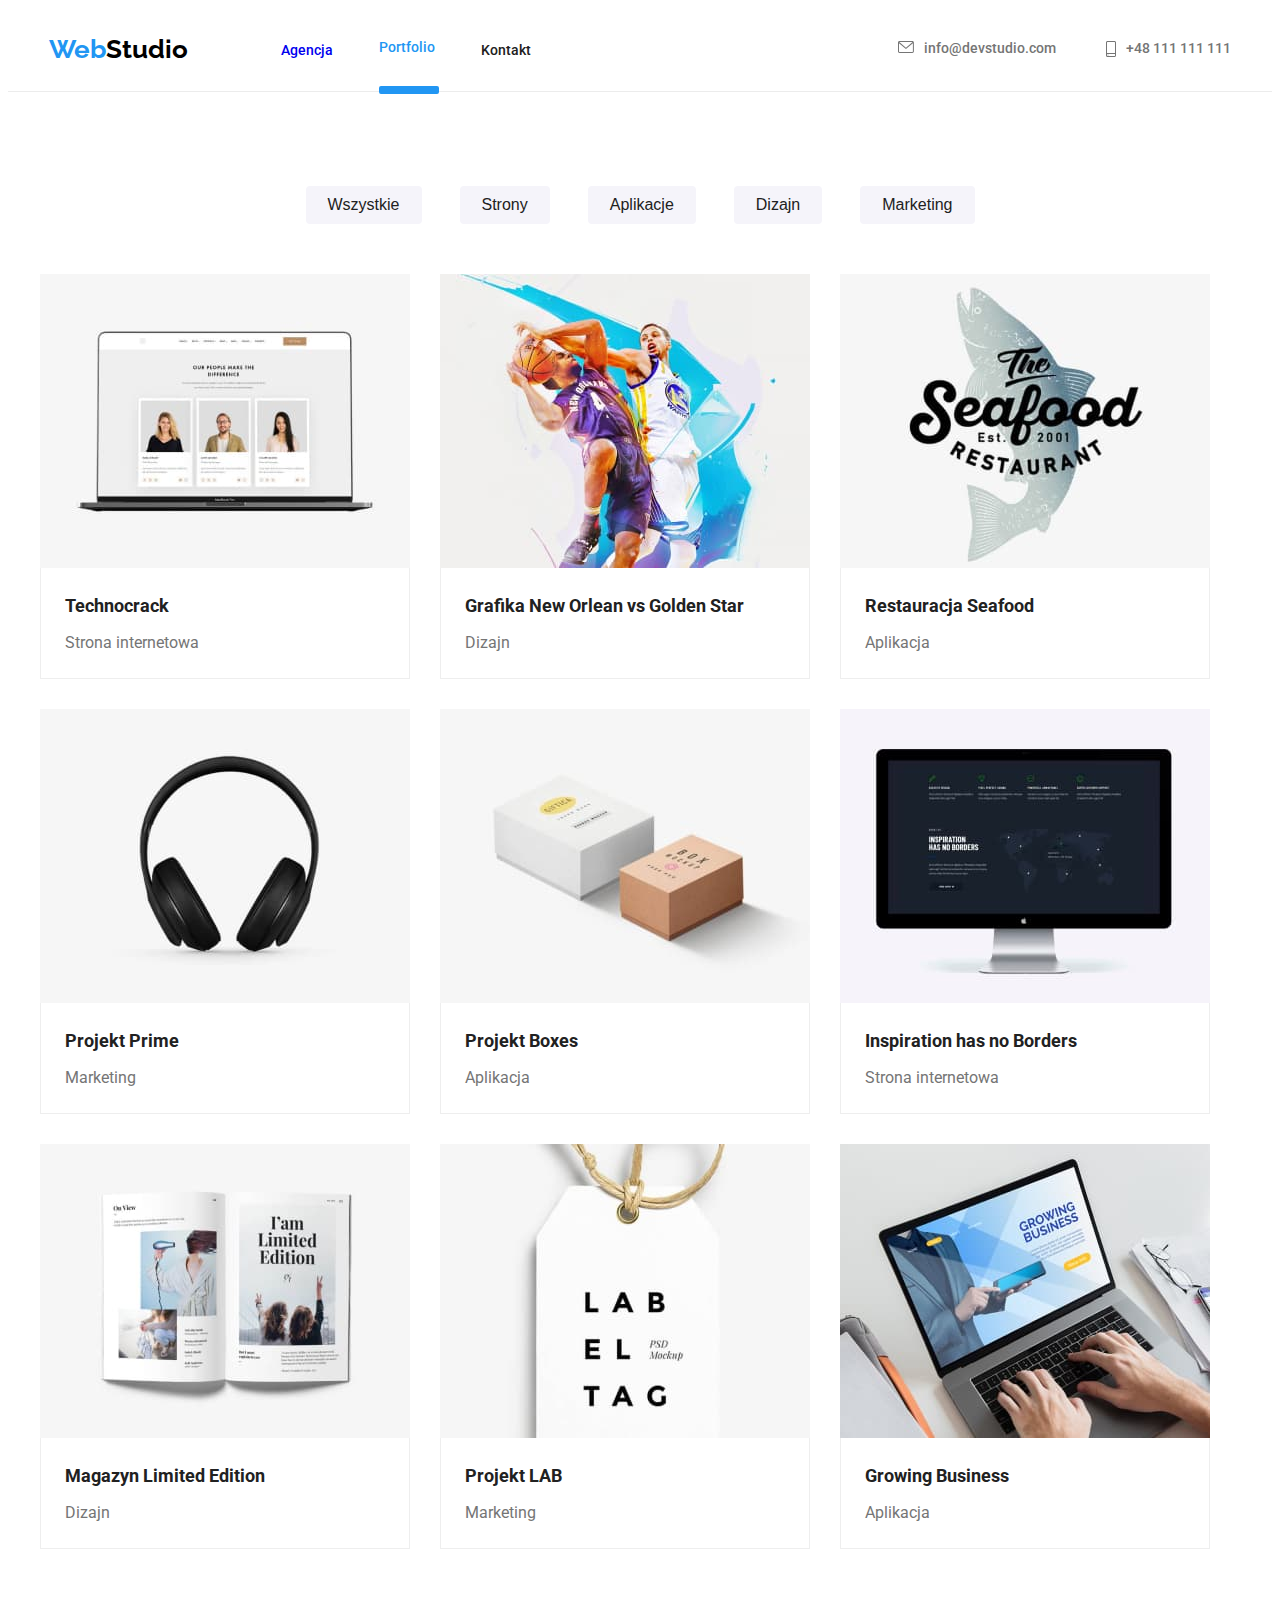
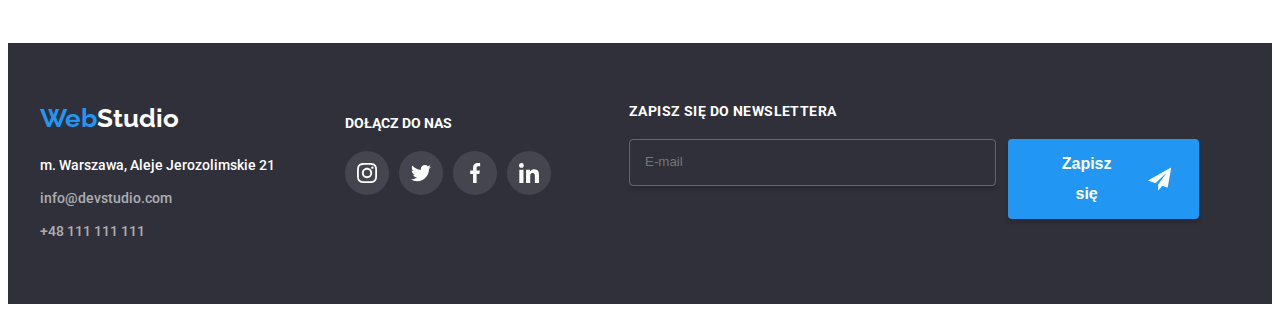
<file: portfolio.html>
<!DOCTYPE html>
<html lang="pl">
  <head>
    <meta charset="UTF-8" />
    <title>Portfolio</title>
    <link rel="preconnect" href="https://fonts.googleapis.com" />
    <link rel="preconnect" href="https://fonts.gstatic.com" crossorigin />
    <link
      href="https://fonts.googleapis.com/css2?family=Raleway:wght@700&family=Roboto:wght@400;500;700;900&display=swap"
      rel="stylesheet"
    />

    <link
      rel="stylesheet"
      href="https://cdnjs.cloudflare.com/ajax/libs/modern-normalize/1.1.0/modern-normalize.min.css"
      integrity="sha512-wpPYUAdjBVSE4KJnH1VR1HeZfpl1ub8YT/NKx4PuQ5NmX2tKuGu6U/JRp5y+Y8XG2tV+wKQpNHVUX03MfMFn9Q=="
      crossorigin="anonymous"
      referrerpolicy="no-referrer"
    />

    <link rel="stylesheet" href="./css/main.min.css" />
  </head>
  <body>
    <header class="header">
      <div class="container flex">
        <a class="header__logo logo" href="./index.html">
          <span class="logo__first-part">Web</span>
          <span class="logo__second-part">Studio</span>
        </a>
        <nav class="header__nav-menu nav-menu">
          <ul class="nav-menu__list list">
            <li class="list__item">
              <a class="list__nav-link link" href="./index.html">Agencja</a>
            </li>
            <li class="list__item">
              <a
                class="list__nav-link list__nav-link--active link"
                href="./portfolio.html"
                >Portfolio</a
              >
            </li>
            <li class="list__item">
              <a class="list__nav-link link" href="">Kontakt</a>
            </li>
          </ul>
        </nav>
        <div class="header__contacts">
          <ul class="contacts__list list">
            <li>
              <a class="contacts__link link" href="mailto:info@devstudio.com"
                ><svg class="contacts__icon icon" height="12px" width="16px">
                  <use href="./images/icons.svg#icon-envelope"></use>
                </svg>
                <div>info@devstudio.com</div>
              </a>
            </li>
            <li>
              <a class="contacts__link link" href="tel:+48111111111"
                ><svg class="contacts__icon icon" height="16px" width="10px">
                  <use href="./images/icons.svg#icon-smartphone"></use>
                </svg>
                <div>+48 111 111 111</div>
              </a>
            </li>
          </ul>
        </div>
      </div>
    </header>
    <main class="portfolio">
      <section class="filter">
        <div class="container">
          <ul class="filter__filter-buttons list">
            <li class="list__item">
              <button class="filter__filter-button button" type="button">
                Wszystkie
              </button>
            </li>
            <li class="list__item">
              <button class="filter__filter-button button" type="button">
                Strony
              </button>
            </li>
            <li class="list__item">
              <button class="filter__filter-button button" type="button">
                Aplikacje
              </button>
            </li>
            <li class="list__item">
              <button class="filter__filter-button button" type="button">
                Dizajn
              </button>
            </li>
            <li class="list__item">
              <button class="filter__filter-button button" type="button">
                Marketing
              </button>
            </li>
          </ul>
        </div>
      </section>
      <section class="examples">
        <div class="container">
          <ul class="examples__list list">
            <li class="examples__example-card">
              <div class="examples__box box">
                <img
                  class="examples__example-img"
                  src="images/technocrack-image.jpg"
                  alt="picture of a web page on a pc"
                  width="370"
                  height="294"
                />
                <div class="examples__overlay">
                  Technocrack jest popularną platformą wykorzystywaną do
                  rozpowszechniania koronawirusa. Firmy wykorzystują tę
                  platformę do celów szpiegowskich i ataków na niezabezpieczone
                  serwery konkurencji
                </div>
              </div>
              <div class="examples__description">
                <h2 class="examples__heading">Technocrack</h2>
                <p class="examples__depiction">Strona internetowa</p>
              </div>
            </li>
            <li class="examples__example-card">
              <div class="examples__box box">
                <img
                  class="examples__example-img"
                  src="images/new-orlean-image.jpg"
                  alt="picture two basketball players"
                  width="370"
                  height="294"
                />
                <div class="examples__overlay">
                  Technocrack jest popularną platformą wykorzystywaną do
                  rozpowszechniania koronawirusa. Firmy wykorzystują tę
                  platformę do celów szpiegowskich i ataków na niezabezpieczone
                  serwery konkurencji
                </div>
              </div>
              <div class="examples__description">
                <h2 class="examples__heading">
                  Grafika New Orlean vs Golden Star
                </h2>
                <p class="examples__depiction">Dizajn</p>
              </div>
            </li>
            <li class="examples__example-card">
              <div class="examples__box box">
                <img
                  class="examples__example-img"
                  src="images/restaurant-seafood-image.jpg"
                  alt="picture of a seafood restaurand logo"
                  width="370"
                  height="294"
                />
                <div class="examples__overlay">
                  Technocrack jest popularną platformą wykorzystywaną do
                  rozpowszechniania koronawirusa. Firmy wykorzystują tę
                  platformę do celów szpiegowskich i ataków na niezabezpieczone
                  serwery konkurencji
                </div>
              </div>
              <div class="examples__description">
                <h2 class="examples__heading">Restauracja Seafood</h2>
                <p class="examples__depiction">Aplikacja</p>
              </div>
            </li>
            <li class="examples__example-card">
              <div class="examples__box box">
                <img
                  class="examples__example-img"
                  src="images/project-prime-image.jpg"
                  alt="picture of headphones"
                  width="370"
                  height="294"
                />
                <div class="examples__overlay">
                  Technocrack jest popularną platformą wykorzystywaną do
                  rozpowszechniania koronawirusa. Firmy wykorzystują tę
                  platformę do celów szpiegowskich i ataków na niezabezpieczone
                  serwery konkurencji
                </div>
              </div>
              <div class="examples__description">
                <h2 class="examples__heading">Projekt Prime</h2>
                <p class="examples__depiction">Marketing</p>
              </div>
            </li>
            <li class="examples__example-card">
              <div class="examples__box box">
                <img
                  class="examples__example-img"
                  src="images/project-boxes-image.jpg"
                  alt="picture of two boxes"
                  width="370"
                  height="294"
                />
                <div class="examples__overlay">
                  Technocrack jest popularną platformą wykorzystywaną do
                  rozpowszechniania koronawirusa. Firmy wykorzystują tę
                  platformę do celów szpiegowskich i ataków na niezabezpieczone
                  serwery konkurencji
                </div>
              </div>
              <div class="examples__description">
                <h2 class="examples__heading">Projekt Boxes</h2>
                <p class="examples__depiction">Aplikacja</p>
              </div>
            </li>
            <li class="examples__example-card">
              <div class="examples__box box">
                <img
                  class="examples__example-img"
                  src="images/inspiration-image.jpg"
                  alt="website displayed on a computer screen"
                  width="370"
                  height="294"
                />
                <div class="examples__overlay">
                  Technocrack jest popularną platformą wykorzystywaną do
                  rozpowszechniania koronawirusa. Firmy wykorzystują tę
                  platformę do celów szpiegowskich i ataków na niezabezpieczone
                  serwery konkurencji
                </div>
              </div>
              <div class="examples__description">
                <h2 class="examples__heading">Inspiration has no Borders</h2>
                <p class="examples__depiction">Strona internetowa</p>
              </div>
            </li>
            <li class="examples__example-card">
              <div class="examples__box box">
                <img
                  class="examples__example-img"
                  src="images/magazine-image.jpg"
                  alt="picture of a magazine"
                  width="370"
                  height="294"
                />
                <div class="examples__overlay">
                  Technocrack jest popularną platformą wykorzystywaną do
                  rozpowszechniania koronawirusa. Firmy wykorzystują tę
                  platformę do celów szpiegowskich i ataków na niezabezpieczone
                  serwery konkurencji
                </div>
              </div>
              <div class="examples__description">
                <h2 class="examples__heading">Magazyn Limited Edition</h2>
                <p class="examples__depiction">Dizajn</p>
              </div>
            </li>
            <li class="examples__example-card">
              <div class="examples__box box">
                <img
                  class="examples__example-img"
                  src="images/project-lab-image.jpg"
                  alt="label tag design"
                  width="370"
                  height="294"
                />
                <div class="examples__overlay">
                  Technocrack jest popularną platformą wykorzystywaną do
                  rozpowszechniania koronawirusa. Firmy wykorzystują tę
                  platformę do celów szpiegowskich i ataków na niezabezpieczone
                  serwery konkurencji
                </div>
              </div>
              <div class="examples__description">
                <h2 class="examples__heading">Projekt LAB</h2>
                <p class="examples__depiction">Marketing</p>
              </div>
            </li>
            <li class="examples__example-card">
              <div class="examples__box box">
                <img
                  class="examples__example-img"
                  src="images/growing-business-image.jpg"
                  alt="picture of a person working on a computer"
                  width="370"
                  height="294"
                />
                <div class="examples__overlay">
                  Technocrack jest popularną platformą wykorzystywaną do
                  rozpowszechniania koronawirusa. Firmy wykorzystują tę
                  platformę do celów szpiegowskich i ataków na niezabezpieczone
                  serwery konkurencji
                </div>
              </div>
              <div class="examples__description">
                <h2 class="examples__heading">Growing Business</h2>
                <p class="examples__depiction">Aplikacja</p>
              </div>
            </li>
          </ul>
        </div>
      </section>
    </main>
    <footer class="footer">
      <div class="container flex">
        <div class="footer__company-info">
          <a class="footer__logo logo" href="./index.html">
            <span class="logo__first-part">Web</span>
            <span class="logo__second-part logo__second-part--light-themed"
              >Studio</span
            >
          </a>
          <address class="footer__address">
            <ul class="footer__address-list address-list list">
              <li class="address-list__item">
                m. Warszawa, Aleje Jerozolimskie 21
              </li>
              <li class="address-list__item">
                <a
                  class="address-list__link link"
                  href="mailto:info@devstudio.com"
                  >info@devstudio.com</a
                >
              </li>
              <li class="address-list__item">
                <a class="address-list__link link" href="tel:+48111111111"
                  >+48 111 111 111</a
                >
              </li>
            </ul>
          </address>
        </div>
        <div class="footer__socials socials">
          <h2 class="socials__heading">DOŁĄCZ DO NAS</h2>
          <div class="footer__socials-icons flex">
            <a class="socials__icon-space" href=""
              ><svg class="socials__icon icon" width="20px" height="20px">
                <use href="./images/icons.svg#icon-instagram"></use></svg></a
            ><a class="socials__icon-space" href=""
              ><svg class="socials__icon icon" width="20px" height="20px">
                <use href="./images/icons.svg#icon-twitter"></use></svg></a
            ><a class="socials__icon-space" href=""
              ><svg class="socials__icon icon" width="20px" height="20px">
                <use href="./images/icons.svg#icon-facebook"></use></svg></a
            ><a class="socials__icon-space" href=""
              ><svg class="socials__icon icon" width="20px" height="20px">
                <use href="./images/icons.svg#icon-linkedin"></use></svg
            ></a>
          </div>
        </div>

        <div class="newsletter">
          <form
            class="newsletter__newsletter-form newsletter-form"
            name="newsletterForm"
            autocomplete="on"
          >
            <div class="newsletter-form__heading">
              <label class="newsletter-form__label" for="newsletterEmail">
                ZAPISZ SIĘ DO NEWSLETTERA
              </label>
            </div>

            <div class="newsletter-form__input">
              <input
                class="newsletter-form__email-input"
                type="email"
                name="email"
                id="newsletterEmail"
                required
                autocomplete="on"
                placeholder="E-mail"
              />
              <button class="newsletter-form__button button" type="sumbit">
                <div>Zapisz się</div>
                <svg class="button__icon icon" width="24px" height="24px">
                  <use href="./images/icons.svg#icon-send"></use>
                </svg>
              </button>
            </div>
          </form>
        </div>
      </div>
    </footer>
    <script src="./js/modal.js"></script>
  </body>
</html>
</file>
<file: css/main.min.css>
.button{cursor:pointer;font-size:16px;font-weight:700;background-color:#2196f3;color:#fff;border:0px;line-height:1.88}.logo{display:-webkit-inline-box;display:-ms-inline-flexbox;display:inline-flex;font-family:Raleway,sans-serif;font-weight:700;font-size:26px;color:#000;line-height:1.19;text-decoration:none}.logo:visited{color:#000}.logo__first-part{color:#2196f3}.logo__first-part:visited{color:#2196f3}.logo__second-part--light-themed{color:#fff}.logo__second-part--light-themed:visited{color:#fff}body{font-family:Roboto,sans-serif;color:#212121}p{margin:0px}.container{min-width:320px;max-width:480px;margin:0 auto;padding:0px 15px}.flex{display:-webkit-box;display:-ms-flexbox;display:flex;padding:0px}.link{text-decoration:none;font-size:14px;font-weight:500;line-height:1.14}.link:visited{color:inherit}.list{list-style-type:none;padding:0px;margin:0px}.icon{display:block}@media screen and (min-width: 768px){.container{max-width:768px;margin:0 auto;padding:0px 15px}}@media screen and (min-width: 1200px){.container{max-width:1200px}}.header{border-bottom:1px solid #ececec;padding:16px 0px}.header .flex{-webkit-box-align:center;-ms-flex-align:center;align-items:center;gap:93px;padding:0px 15px}@media(min-width: 768px){.header{padding:20px}.header__logo{font-size:24px}}@media(min-width: 1200px){.header{padding:26px}.header__logo{font-size:26px}}.list__nav-link{-webkit-transition:color 250ms cubic-bezier(0.4, 0, 0.2, 1);transition:color 250ms cubic-bezier(0.4, 0, 0.2, 1)}.list__nav-link:hover,.list__nav-link:focus{color:#2196f3}.nav-menu{-webkit-box-flex:1;-ms-flex:1;flex:1}.nav-menu__list{padding:0;margin:0;display:-webkit-box;display:-ms-flexbox;display:flex;gap:46px}.nav-menu .list__nav-link--active{color:#2196f3;display:block;position:relative}.nav-menu .list__nav-link--active::after{content:"";display:inline-block;width:100%;height:4px;background-color:#2196f3;border:2px solid #2196f3;border-radius:2px;position:absolute;top:46px;left:0px}.contacts__list{display:-webkit-box;display:-ms-flexbox;display:flex;padding:0;margin:0;gap:50px}.contacts__link{display:-webkit-box;display:-ms-flexbox;display:flex;color:#757575;fill:#757575;-webkit-transition:color 250ms cubic-bezier(0.4, 0, 0.2, 1),fill 250ms cubic-bezier(0.4, 0, 0.2, 1);transition:color 250ms cubic-bezier(0.4, 0, 0.2, 1),fill 250ms cubic-bezier(0.4, 0, 0.2, 1)}.contacts__link:hover,.contacts__link:focus{color:#2196f3;fill:#2196f3}.contacts__icon{margin-right:10px}@media(max-width: 1199px){.contacts__list{-webkit-box-orient:vertical;-webkit-box-direction:normal;-ms-flex-direction:column;flex-direction:column;gap:10px}.contacts__link{font-size:12px}}@media(max-width: 767px){.header__contacts{display:none}}@media(max-width: 767px){.header>.container{-webkit-box-pack:justify;-ms-flex-pack:justify;justify-content:space-between;margin:0px auto}.nav-menu{display:none}}@media(max-width: 767px){.mobile-contacts__phone-link{font-size:34px;font-weight:500;color:#2196f3}.mobile-contacts__email-link{font-size:24px;font-weight:500;color:#757575}.mobile-contacts__email-address{margin:32px 0px 64px}.mobile-contacts__socials{display:-webkit-box;display:-ms-flexbox;display:flex;color:#2196f3}.mobile-contacts__social-link{font-size:18px}.mobile-contacts__social-link:not(:last-child){border-right:1px solid rgba(33,33,33,.2);padding-right:10px}.mobile-contacts__social-link:not(:first-child){padding-left:10px}}.menu-toggle{min-height:40px;min-width:40px;display:-webkit-box;display:-ms-flexbox;display:flex;-webkit-box-align:center;-ms-flex-align:center;align-items:center;-webkit-box-pack:center;-ms-flex-pack:center;justify-content:center;margin:0;padding:0;background-color:rgba(0,0,0,0);cursor:pointer;border:none;border-radius:50%;outline:none}.menu-toggle__icon{-webkit-transition:fill 250ms cubic-bezier(0.4, 0, 0.2, 1);transition:fill 250ms cubic-bezier(0.4, 0, 0.2, 1)}.menu-toggle__icon:hover,.menu-toggle__icon:focus{fill:#2196f3}@media(min-width: 768px){.menu-toggle{display:none}}.menu-container{-webkit-box-orient:vertical;-webkit-box-direction:normal;-ms-flex-direction:column;flex-direction:column;-webkit-box-pack:justify;-ms-flex-pack:justify;justify-content:space-between;position:fixed;top:0;left:0;width:100vw;height:100vh;padding:48px 83px 48px 40px;background-color:#fff;z-index:999;-webkit-transform:translateX(100%);transform:translateX(100%);-webkit-transition:-webkit-transform 250ms ease-in-out;transition:-webkit-transform 250ms ease-in-out;transition:transform 250ms ease-in-out;transition:transform 250ms ease-in-out, -webkit-transform 250ms ease-in-out}.menu-container.menu-container.is-open{display:-webkit-box;display:-ms-flexbox;display:flex;-webkit-transform:translateX(0);transform:translateX(0);-webkit-transition:-webkit-transform 250ms ease-in-out;transition:-webkit-transform 250ms ease-in-out;transition:transform 250ms ease-in-out;transition:transform 250ms ease-in-out, -webkit-transform 250ms ease-in-out}.menu-container .menu-toggle{position:absolute;top:16px;right:16px;color:#212121}.mobile-menu{padding:0;margin:0;list-style:none}.mobile-menu__list-item:not(:last-child){margin-bottom:32px}.mobile-menu__mobile-nav-link{display:block;padding:10px;text-decoration:none;padding:0px;font-size:40px}.mobile-menu__mobile-nav-link--active{color:#2196f3}.backdrop{position:fixed;top:0px;left:0px;width:100%;height:100%;background-color:rgba(0,0,0,.2);-webkit-transition:opacity 500ms ease-in;transition:opacity 500ms ease-in}.is-hidden{visibility:hidden;opacity:0%;pointer-events:none}.is-hidden .modal{position:absolute;top:50%;left:50%;-webkit-transform:translate(-50%, -200%);transform:translate(-50%, -200%);opacity:0%;-webkit-transition:opacity 800ms ease-out 200ms,-webkit-transform 1200ms ease-out 100ms;transition:opacity 800ms ease-out 200ms,-webkit-transform 1200ms ease-out 100ms;transition:opacity 800ms ease-out 200ms,transform 1200ms ease-out 100ms;transition:opacity 800ms ease-out 200ms,transform 1200ms ease-out 100ms,-webkit-transform 1200ms ease-out 100ms}.is-hidden.backdrop{-webkit-transition:visibility 100ms linear 1300ms,opacity 800ms ease-out 500ms;transition:visibility 100ms linear 1300ms,opacity 800ms ease-out 500ms}.modal{position:absolute;top:50%;left:50%;-webkit-transform:translate(-50%, -50%);transform:translate(-50%, -50%);width:450px;height:581px;background-color:#fff;border-radius:4px;-webkit-transition:opacity 800ms ease-out 500ms,-webkit-transform 1200ms ease-out 100ms;transition:opacity 800ms ease-out 500ms,-webkit-transform 1200ms ease-out 100ms;transition:opacity 800ms ease-out 500ms,transform 1200ms ease-out 100ms;transition:opacity 800ms ease-out 500ms,transform 1200ms ease-out 100ms,-webkit-transform 1200ms ease-out 100ms}.modal__close-btn{position:absolute;top:8px;right:8px;background-color:#fff;border-radius:50%;border-color:rgba(0,0,0,.1);border-width:1px;padding:6px;cursor:pointer}.modal__request-form{display:-webkit-box;display:-ms-flexbox;display:flex;-webkit-box-orient:vertical;-webkit-box-direction:normal;-ms-flex-direction:column;flex-direction:column;padding:40px}.modal__request-form .box{display:-webkit-box;display:-ms-flexbox;display:flex;-webkit-box-orient:vertical;-webkit-box-direction:normal;-ms-flex-direction:column;flex-direction:column;gap:10px}.request-form__heading{text-align:center;font-size:20px;font-weight:700;letter-spacing:.03em}.request-form__label{position:relative;color:#757575;font-size:12px}.request-form__data-input,.request-form__comment-input{width:100%;margin-top:4px;font-size:14px;line-height:1.17;border-style:solid;border-radius:4px;border-color:rgba(33,33,33,.2);border-width:1px;-webkit-transition:border-color 250ms cubic-bezier(0.4, 0, 0.2, 1);transition:border-color 250ms cubic-bezier(0.4, 0, 0.2, 1)}.request-form__data-input:focus,.request-form__comment-input:focus{border-color:#2196f3;outline:none}.request-form__comment-input{padding:12px 16px 12px 16px;resize:none}.request-form__comment-input::-webkit-input-placeholder{color:rgba(117,117,117,.5)}.request-form__comment-input::-moz-placeholder{color:rgba(117,117,117,.5)}.request-form__comment-input:-ms-input-placeholder{color:rgba(117,117,117,.5)}.request-form__comment-input::-ms-input-placeholder{color:rgba(117,117,117,.5)}.request-form__comment-input::placeholder{color:rgba(117,117,117,.5)}.request-form__data-input{padding:12px 16px 12px 42px}.request-form__data-input:focus+.request-form__icon{fill:#2196f3}.request-form__icon{position:absolute;bottom:11px;left:12px;fill:#212121;-webkit-transition:fill 250ms cubic-bezier(0.4, 0, 0.2, 1);transition:fill 250ms cubic-bezier(0.4, 0, 0.2, 1)}.request-form__terms-label{position:relative;display:-webkit-box;display:-ms-flexbox;display:flex;-webkit-box-pack:justify;-ms-flex-pack:justify;justify-content:space-between;padding:0px;text-align:center;margin-top:10px;margin-bottom:30px;color:#757575;font-size:12px;letter-spacing:.03em}.request-form__icon-check{z-index:1;position:absolute;top:0px;left:0px;-webkit-box-sizing:content-box;box-sizing:content-box;background-color:#2196f3;padding:4px 2px 3px 3px;border-radius:2px}.request-form__icon-not-check{position:absolute;top:0px;left:0px;-webkit-box-sizing:content-box;box-sizing:content-box;fill:#212121}.request-form__link{color:#2196f3}.request-form__terms-input{opacity:0%}.request-form__terms-input:not(:checked)+.request-form__icon-check{visibility:hidden}.request-form__terms-input:checked>.request-form__icon-not-check{visibility:hidden}.request-form__button{letter-spacing:.06em;padding:10px 76px;margin:0px 85px;border-radius:4px;-webkit-box-shadow:0px 4px 4px rgba(0,0,0,.15);box-shadow:0px 4px 4px rgba(0,0,0,.15);-webkit-transition:background-color 250ms cubic-bezier(0.4, 0, 0.2, 1),color 250ms cubic-bezier(0.4, 0, 0.2, 1),-webkit-box-shadow 250ms cubic-bezier(0.4, 0, 0.2, 1);transition:background-color 250ms cubic-bezier(0.4, 0, 0.2, 1),color 250ms cubic-bezier(0.4, 0, 0.2, 1),-webkit-box-shadow 250ms cubic-bezier(0.4, 0, 0.2, 1);transition:background-color 250ms cubic-bezier(0.4, 0, 0.2, 1),color 250ms cubic-bezier(0.4, 0, 0.2, 1),box-shadow 250ms cubic-bezier(0.4, 0, 0.2, 1);transition:background-color 250ms cubic-bezier(0.4, 0, 0.2, 1),color 250ms cubic-bezier(0.4, 0, 0.2, 1),box-shadow 250ms cubic-bezier(0.4, 0, 0.2, 1),-webkit-box-shadow 250ms cubic-bezier(0.4, 0, 0.2, 1)}.request-form__button:hover,.request-form__button:focus{background-color:#f5f4fa;color:#212121;outline:none;-webkit-box-shadow:inset 0px 4px 4px rgba(0,0,0,.15);box-shadow:inset 0px 4px 4px rgba(0,0,0,.15)}@media(min-width: 1200px){.modal{width:528px}.request-form__data-input,.request-form__comment-input{font-size:12px}.request-form__terms-label{padding:0px 14px 0px 15px;font-size:14px}.request-form__icon-check{left:15px}.request-form__icon-not-check{left:15px}}.headline{background-color:#2f303a;hight:100%;background-image:url("../images/headline-background-image-480-400.jpg"),-webkit-gradient(linear, left top, left bottom, from(rgba(102, 47, 48, 0.2274509804)), to(rgba(102, 47, 48, 0.2274509804)));background-image:url("../images/headline-background-image-480-400.jpg"),linear-gradient(to bottom, rgba(102, 47, 48, 0.2274509804), rgba(102, 47, 48, 0.2274509804));background-size:cover;background-repeat:no-repeat;background-position:center;padding:94px 0px;text-align:center}.headline__heading{font-size:26px;line-height:1.36;font-weight:900;color:#fff;letter-spacing:.06em;margin:0}.headline .container{padding:24px 58px 24px 57px}.headline .button{margin-top:30px;padding:10px 41px 10px 42px;border-radius:4px}@media(min-device-pixel-ratio: 2),(-webkit-min-device-pixel-ratio: 2),(min-resolution: 192dpi),(min-resolution: 2dppx){.headline{background-image:url("../images/headline-background-image-1600-600.jpg"),-webkit-gradient(linear, left top, left bottom, from(rgba(102, 47, 48, 0.2274509804)), to(rgba(102, 47, 48, 0.2274509804)));background-image:url("../images/headline-background-image-1600-600.jpg"),linear-gradient(to bottom, rgba(102, 47, 48, 0.2274509804), rgba(102, 47, 48, 0.2274509804))}}@media screen and (min-width: 768px){.headline{background-image:url("../images/headline-background-image-768-400.jpg"),-webkit-gradient(linear, left top, left bottom, from(rgba(102, 47, 48, 0.2274509804)), to(rgba(102, 47, 48, 0.2274509804)));background-image:url("../images/headline-background-image-768-400.jpg"),linear-gradient(to bottom, rgba(102, 47, 48, 0.2274509804), rgba(102, 47, 48, 0.2274509804));padding:0px}.headline .container{padding:106px 201px 106px 202px}}@media screen and (min-width: 768px)and (min-device-pixel-ratio: 2),screen and (min-width: 768px)and (-webkit-min-device-pixel-ratio: 2),screen and (min-width: 768px)and (min-resolution: 192dpi),screen and (min-width: 768px)and (min-resolution: 2dppx){.headline{background-image:url("../images/headline-background-image-1600-600.jpg"),-webkit-gradient(linear, left top, left bottom, from(rgba(102, 47, 48, 0.2274509804)), to(rgba(102, 47, 48, 0.2274509804)));background-image:url("../images/headline-background-image-1600-600.jpg"),linear-gradient(to bottom, rgba(102, 47, 48, 0.2274509804), rgba(102, 47, 48, 0.2274509804))}}@media screen and (min-width: 1200px){.headline{background-image:url("../images/headline-background-image-1600-600.jpg"),-webkit-gradient(linear, left top, left bottom, from(rgba(102, 47, 48, 0.2274509804)), to(rgba(102, 47, 48, 0.2274509804)));background-image:url("../images/headline-background-image-1600-600.jpg"),linear-gradient(to bottom, rgba(102, 47, 48, 0.2274509804), rgba(102, 47, 48, 0.2274509804));padding:94px 0px}.headline__heading{font-size:44px}.headline .container{padding:106px 252px 106px 252px}}.about-us{padding:60px 0px}.about-us__list{padding:0;margin:0}.about-us-card:not(:last-child){margin-bottom:30px}.about-us-card__heading{text-align:center;font-size:14px;line-height:1.14;margin-bottom:10px;letter-spacing:.03em}.about-us-card__text-content{font-size:14px;line-height:1.71;color:#757575}.about-us-card__icon-space{background-color:#f5f4fa;border-radius:4px;padding:25px 0px;margin-bottom:30px;-webkit-box-pack:center;-ms-flex-pack:center;justify-content:center}.about-us-card__icon{margin:auto}@media screen and (min-width: 768px){.about-us{padding:94px 0px}.about-us__list{display:-webkit-box;display:-ms-flexbox;display:flex;-ms-flex-wrap:wrap;flex-wrap:wrap;gap:30px}.about-us-card{-ms-flex-preferred-size:calc((100% - 30px)/2);flex-basis:calc((100% - 30px)/2)}.about-us-card:not(:last-child){margin-bottom:0px}.about-us-card__icon-space{padding:25px 142px}}@media screen and (min-width: 1200px){.about-us-card{-ms-flex-preferred-size:calc((100% - 90px)/4);flex-basis:calc((100% - 90px)/4)}.about-us-card__icon-space{padding:25px 100px}}.what-we-do{display:none;visibility:hidden}@media screen and (min-width: 1200px){.what-we-do{display:block;visibility:visible;padding-top:0px;padding-bottom:94px}.what-we-do__heading{text-align:center;font-size:36px;line-height:1.17;margin:0px 0px 50px}.what-we-do__example-img{display:block}.what-we-do__list{display:-webkit-box;display:-ms-flexbox;display:flex;-webkit-box-pack:justify;-ms-flex-pack:justify;justify-content:space-between}.what-we-do__thumb{position:relative}.what-we-do__label{position:absolute;margin:0px;padding:27px 0px;width:100%;text-align:center;font-weight:700;font-size:14px;color:#fff;background:rgba(47,48,58,.8);bottom:0px;letter-spacing:.03em}}.our-team{background-color:#f5f4fa;padding:60px 0px}.our-team__heading{font-size:28px;line-height:1.17;margin:0px 0px 30px;text-align:center}.team-card{text-align:center;background-color:#fff;border-radius:0px 0px 4px 4px;padding:0px;-webkit-box-shadow:0px 1px 3px 0px rgba(0,0,0,.12),0px 1px 1px 0px rgba(0,0,0,.14),0px 2px 1px 0px rgba(0,0,0,.2);box-shadow:0px 1px 3px 0px rgba(0,0,0,.12),0px 1px 1px 0px rgba(0,0,0,.14),0px 2px 1px 0px rgba(0,0,0,.2)}.team-card:not(:last-child){margin-bottom:30px}.team-card__team-img{display:block;margin-bottom:30px;max-width:100%}.team-card__heading{margin:0px 0px 10px;font-size:16px;line-height:1.19;font-weight:500}.team-card__description{line-height:1.19;color:#757575;margin:0px}.team-card__socials{display:-webkit-box;display:-ms-flexbox;display:flex;gap:10px;-webkit-box-pack:center;-ms-flex-pack:center;justify-content:center;padding:16px 0px 24px}.team-card__socials-icon{display:block;padding:12px;fill:#afb1b8;border-radius:50%;-webkit-transition:fill 250ms cubic-bezier(0.4, 0, 0.2, 1),background-color 250ms cubic-bezier(0.4, 0, 0.2, 1);transition:fill 250ms cubic-bezier(0.4, 0, 0.2, 1),background-color 250ms cubic-bezier(0.4, 0, 0.2, 1)}.team-card__socials-icon:hover,.team-card__socials-icon:focus{background-color:#2196f3;fill:#fff}@media screen and (min-width: 768px){.our-team{padding:94px 0px}.our-team__list{display:-webkit-box;display:-ms-flexbox;display:flex;-ms-flex-wrap:wrap;flex-wrap:wrap;gap:30px;-webkit-box-pack:center;-ms-flex-pack:center;justify-content:center}.our-team__heading{font-size:36px;margin:0px 0px 50px}.team-card{-ms-flex-preferred-size:calc((100% - 30px)/2);flex-basis:calc((100% - 30px)/2);min-width:354px;padding:0px 0px 30px 0px}.team-card:not(:last-child){margin-bottom:0px}.team-card__socials{-webkit-box-pack:justify;-ms-flex-pack:justify;justify-content:space-between;padding:16px 32px 0px}}@media screen and (min-width: 1200px){.our-team__heading{margin:0px 0px 50px}.team-card{-ms-flex-preferred-size:calc((100% - 90px)/4);flex-basis:calc((100% - 90px)/4);min-width:270px}.team-card__socials{-webkit-box-pack:justify;-ms-flex-pack:justify;justify-content:space-between;padding:16px 32px 0px}}.our-clients{padding:60px 0px}.our-clients__client-list{display:-webkit-box;display:-ms-flexbox;display:flex;-ms-flex-wrap:wrap;flex-wrap:wrap;-webkit-box-pack:center;-ms-flex-pack:center;justify-content:center;gap:30px}.our-clients__client-logo{-ms-flex-preferred-size:calc((100% - 30px)/2);flex-basis:calc((100% - 30px)/2);display:block}.our-clients__heading{margin:0px 0px 30px;font-size:28px;line-height:1.17;text-align:center}.our-clients__icon{width:210px;display:block;padding:15px 31px;border:1px solid #afb1b8;border-radius:4px;fill:#afb1b8;-webkit-transition:border 250ms cubic-bezier(0.4, 0, 0.2, 1),fill 250ms cubic-bezier(0.4, 0, 0.2, 1);transition:border 250ms cubic-bezier(0.4, 0, 0.2, 1),fill 250ms cubic-bezier(0.4, 0, 0.2, 1)}.our-clients__icon:hover,.our-clients__icon:focus{border:1px solid #2196f3;fill:#2196f3}@media screen and (min-width: 768px){.our-clients__client-logo{-ms-flex-preferred-size:calc((100% - 60px)/3);flex-basis:calc((100% - 60px)/3)}.our-clients__icon{width:226px}}@media screen and (min-width: 1200px){.our-clients{padding:94px 0px}.our-clients__client-list{-ms-flex-wrap:nowrap;flex-wrap:nowrap}.our-clients__heading{margin:0px 0px 50px;font-size:36px}.our-clients__icon{width:170px}}.footer{background-color:#2f303a}.footer .container{text-align:center;padding:60px 15px}.footer__address{margin-top:20px}.footer__socials-icons{-webkit-box-pack:center;-ms-flex-pack:center;justify-content:center;gap:10px}.footer__socials{margin-top:60px}.address-list{font-weight:400}.address-list__item{text-decoration:none;font-size:14px;font-style:normal;line-height:1.71;color:#fff}.address-list__item:not(:last-child){margin-bottom:9px}.address-list__link{color:#fff;opacity:60%;-webkit-transition:color 250ms cubic-bezier(0.4, 0, 0.2, 1);transition:color 250ms cubic-bezier(0.4, 0, 0.2, 1)}.address-list__link:hover,.address-list__link:focus{color:#2196f3}.socials__icon-space{padding:12px;fill:#fff;background-color:rgba(255,255,255,.1);border-radius:50%;-webkit-transition:background-color 250ms cubic-bezier(0.4, 0, 0.2, 1);transition:background-color 250ms cubic-bezier(0.4, 0, 0.2, 1)}.socials__icon-space:hover,.socials__icon-space:focus{background-color:#2196f3}.socials__heading{padding:12px 0px 20px;margin:0;font-size:14px;color:#fff}.newsletter{margin-top:60px;min-width:320px}.newsletter-form{display:-webkit-box;display:-ms-flexbox;display:flex;-webkit-box-orient:vertical;-webkit-box-direction:normal;-ms-flex-direction:column;flex-direction:column;-webkit-box-align:center;-ms-flex-align:center;align-items:center;gap:20px}.newsletter-form__input{display:-webkit-box;display:-ms-flexbox;display:flex;-webkit-box-orient:vertical;-webkit-box-direction:normal;-ms-flex-direction:column;flex-direction:column;gap:20px;-webkit-box-align:center;-ms-flex-align:center;align-items:center;width:100%;min-width:290px}.newsletter-form__heading{margin:0px;padding:0px;color:#fff;font-size:14px;font-weight:700;letter-spacing:.03em}.newsletter-form__label{font-weight:700;letter-spacing:.03em;margin-bottom:20px}.newsletter-form__email-input{width:100%;display:block;line-height:1.25;background-color:rgba(0,0,0,0);color:#fff;border:1px solid rgba(225,225,225,.3);border-radius:4px;padding:14px 15px;-webkit-box-shadow:0px 4px 4px rgba(0,0,0,.15);box-shadow:0px 4px 4px rgba(0,0,0,.15);-webkit-box-flex:1;-ms-flex-positive:1;flex-grow:1;outline:none;-webkit-transition:border-color 250ms cubic-bezier(0.4, 0, 0.2, 1);transition:border-color 250ms cubic-bezier(0.4, 0, 0.2, 1)}.newsletter-form__email-input:focus{border-color:#2196f3}.newsletter-form__button{display:-webkit-box;display:-ms-flexbox;display:flex;-webkit-box-sizing:border-box;box-sizing:border-box;-webkit-box-align:center;-ms-flex-align:center;align-items:center;-webkit-box-pack:center;-ms-flex-pack:center;justify-content:center;gap:24px;width:200px;padding:10px 28px 10px 42px;border-radius:4px;-webkit-box-shadow:0px 4px 4px rgba(0,0,0,.15);box-shadow:0px 4px 4px rgba(0,0,0,.15);-webkit-transition:background-color 250ms cubic-bezier(0.4, 0, 0.2, 1),-webkit-box-shadow 250ms cubic-bezier(0.4, 0, 0.2, 1);transition:background-color 250ms cubic-bezier(0.4, 0, 0.2, 1),-webkit-box-shadow 250ms cubic-bezier(0.4, 0, 0.2, 1);transition:background-color 250ms cubic-bezier(0.4, 0, 0.2, 1),box-shadow 250ms cubic-bezier(0.4, 0, 0.2, 1);transition:background-color 250ms cubic-bezier(0.4, 0, 0.2, 1),box-shadow 250ms cubic-bezier(0.4, 0, 0.2, 1),-webkit-box-shadow 250ms cubic-bezier(0.4, 0, 0.2, 1)}.newsletter-form__button:hover,.newsletter-form__button:focus{background-color:rgba(255,255,255,.1);-webkit-box-shadow:inset 0px 4px 4px rgba(0,0,0,.15);box-shadow:inset 0px 4px 4px rgba(0,0,0,.15)}@media(min-width: 768px){.footer .container{display:-webkit-box;display:-ms-flexbox;display:flex;-ms-flex-wrap:wrap;flex-wrap:wrap;padding:60px 89px 60px 76px;gap:0px;-webkit-box-pack:justify;-ms-flex-pack:justify;justify-content:space-between}.footer__socials{margin-top:5px}.newsletter{width:450px;margin:60px auto 0px}.address-list__item:not(:last-child){margin-bottom:8px}}@media(min-width: 1200px){.footer .container{-webkit-box-pack:normal;-ms-flex-pack:normal;justify-content:normal;text-align:inherit;padding:60px 15px;gap:70px}.footer__socials-icons{-webkit-box-pack:start;-ms-flex-pack:start;justify-content:flex-start}.footer__socials{margin-top:0px}.address-list__item{font-weight:500}.address-list__item:not(:last-child){margin-bottom:9px}.newsletter{min-width:570px;margin:0px 0px 0px 8px}.newsletter-form{-webkit-box-align:start;-ms-flex-align:start;align-items:flex-start;gap:0px}.newsletter-form__input{-webkit-box-orient:horizontal;-webkit-box-direction:normal;-ms-flex-direction:row;flex-direction:row;-webkit-box-align:start;-ms-flex-align:start;align-items:flex-start;gap:12px}.newsletter-form__heading{padding:0px 0px 20px}.newsletter-form__email-input{width:358px}}.filter{padding:94px 0px 16px}.filter__filter-buttons{display:-webkit-box;display:-ms-flexbox;display:flex;-webkit-box-pack:center;-ms-flex-pack:center;justify-content:center;gap:38px}.filter__filter-button{font-weight:500;background-color:#f5f4fa;color:#212121;line-height:1.63;padding:6px 22px 6px 22px;border-radius:4px;-webkit-transition:background-color 250ms cubic-bezier(0.4, 0, 0.2, 1),color 250ms cubic-bezier(0.4, 0, 0.2, 1),-webkit-box-shadow 250ms cubic-bezier(0.4, 0, 0.2, 1);transition:background-color 250ms cubic-bezier(0.4, 0, 0.2, 1),color 250ms cubic-bezier(0.4, 0, 0.2, 1),-webkit-box-shadow 250ms cubic-bezier(0.4, 0, 0.2, 1);transition:background-color 250ms cubic-bezier(0.4, 0, 0.2, 1),color 250ms cubic-bezier(0.4, 0, 0.2, 1),box-shadow 250ms cubic-bezier(0.4, 0, 0.2, 1);transition:background-color 250ms cubic-bezier(0.4, 0, 0.2, 1),color 250ms cubic-bezier(0.4, 0, 0.2, 1),box-shadow 250ms cubic-bezier(0.4, 0, 0.2, 1),-webkit-box-shadow 250ms cubic-bezier(0.4, 0, 0.2, 1)}.filter__filter-button:hover,.filter__filter-button:focus{background-color:#2196f3;color:#fff;-webkit-box-shadow:0px 2px 2px 0px rgba(0,0,0,.12),0px 1px 2px 0px rgba(0,0,0,.18),0px 3px 1px 0px rgba(0,0,0,.1);box-shadow:0px 2px 2px 0px rgba(0,0,0,.12),0px 1px 2px 0px rgba(0,0,0,.18),0px 3px 1px 0px rgba(0,0,0,.1)}.examples{padding:34px 0px 94px}.examples__list{display:-webkit-box;display:-ms-flexbox;display:flex;-ms-flex-wrap:wrap;flex-wrap:wrap;gap:30px}.examples__description{border-width:0px 1px 1px 1px;border-color:#eee;border-style:solid;padding:20px 24px}.examples__depiction{line-height:1.88;color:#757575}.examples__heading{margin-top:0px;margin-bottom:4px;font-size:18px;line-height:2}.examples__example-card{-webkit-transition:-webkit-box-shadow 250ms cubic-bezier(0.4, 0, 0.2, 1);transition:-webkit-box-shadow 250ms cubic-bezier(0.4, 0, 0.2, 1);transition:box-shadow 250ms cubic-bezier(0.4, 0, 0.2, 1);transition:box-shadow 250ms cubic-bezier(0.4, 0, 0.2, 1), -webkit-box-shadow 250ms cubic-bezier(0.4, 0, 0.2, 1)}.examples__example-card:hover{-webkit-box-shadow:1px 4px 6px 0px rgba(0,0,0,.16),0px 4px 4px 0px rgba(0,0,0,.06),0px 1px 1px 0px rgba(0,0,0,.12);box-shadow:1px 4px 6px 0px rgba(0,0,0,.16),0px 4px 4px 0px rgba(0,0,0,.06),0px 1px 1px 0px rgba(0,0,0,.12)}.examples__example-img{display:block}.examples__box{display:block;position:relative;overflow:hidden}.examples__overlay{position:absolute;width:100%;height:100%;top:0px;left:0px;background-color:#2196f3;opacity:90%;padding:49px 45px 49px 24px;font-size:18px;line-height:1.56;color:#fff;-webkit-transform:translateY(101%);transform:translateY(101%);-webkit-transition:-webkit-transform 250ms cubic-bezier(0.4, 0, 0.2, 1);transition:-webkit-transform 250ms cubic-bezier(0.4, 0, 0.2, 1);transition:transform 250ms cubic-bezier(0.4, 0, 0.2, 1);transition:transform 250ms cubic-bezier(0.4, 0, 0.2, 1), -webkit-transform 250ms cubic-bezier(0.4, 0, 0.2, 1)}.examples__example-card:hover .examples__overlay{-webkit-transform:translateY(0);transform:translateY(0)}/*# sourceMappingURL=main.min.css.map */
</file>
